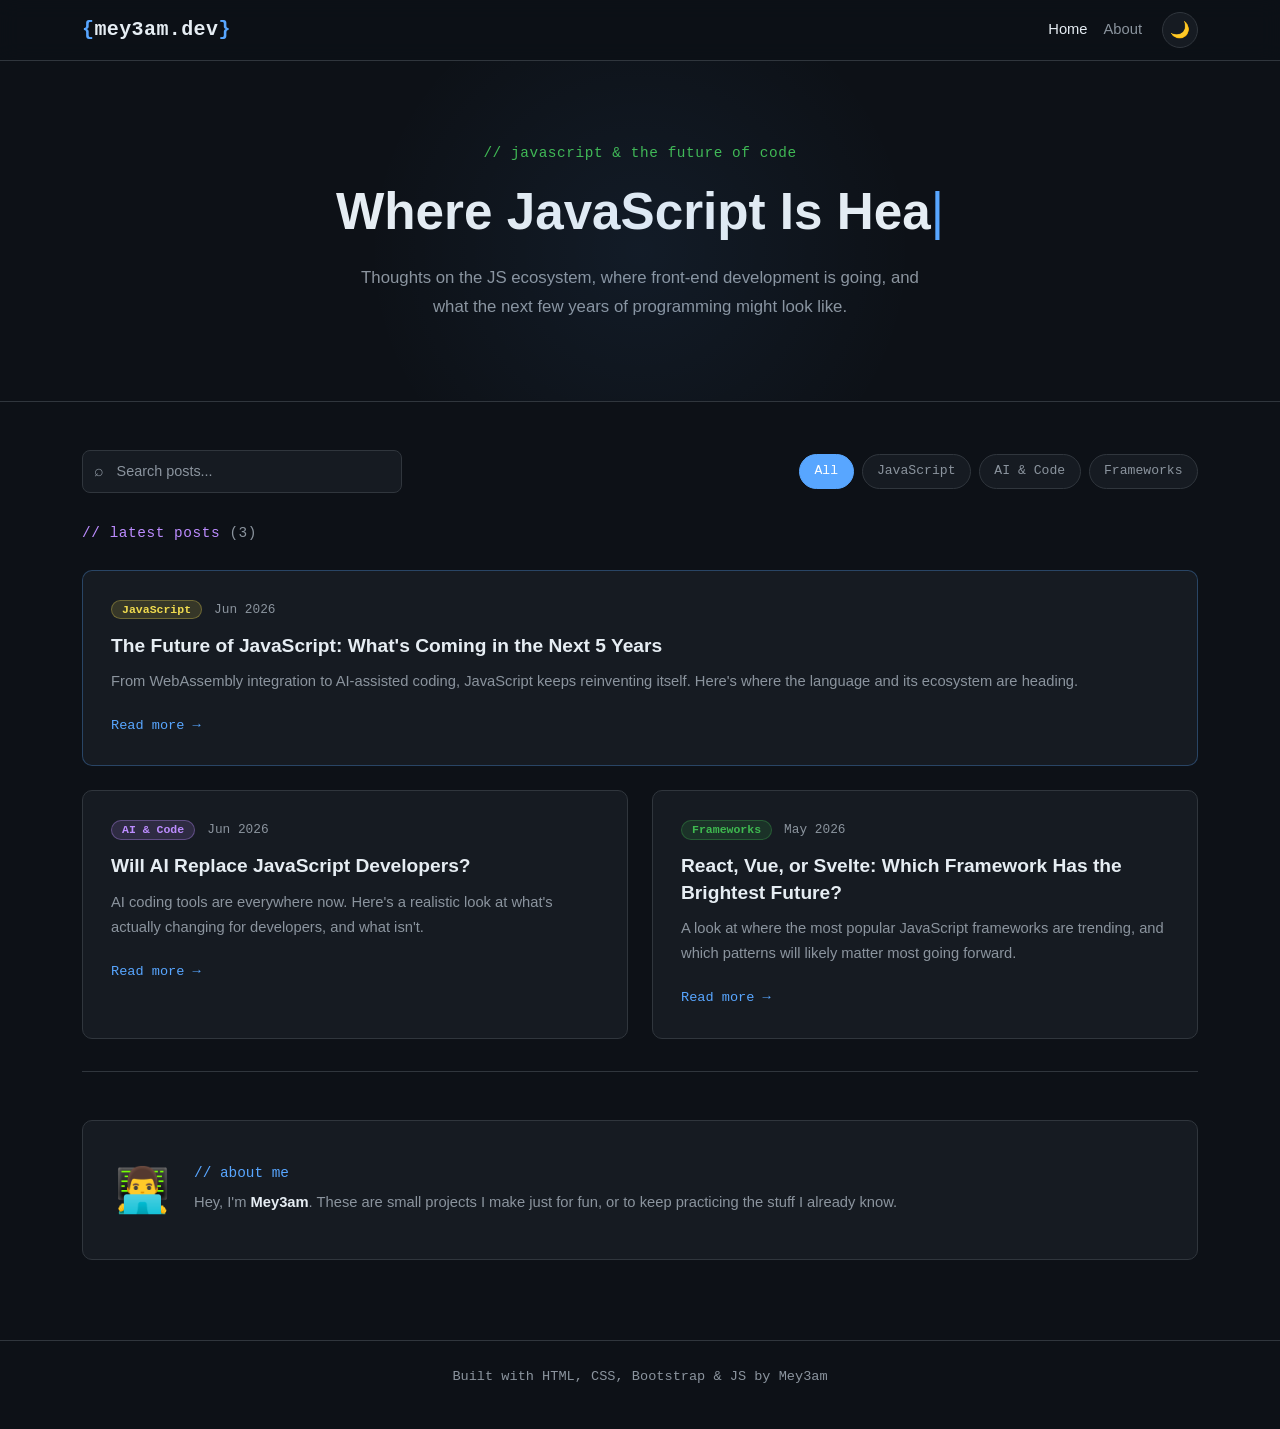
<file: index.html>
<!DOCTYPE html>
<html lang="en">
<head>
  <meta charset="UTF-8" />
  <meta name="viewport" content="width=device-width, initial-scale=1.0" />
  <title>mey3am.dev — JavaScript & the Future of Code</title>
  <link href="https://cdn.jsdelivr.net/npm/bootstrap@5.3.3/dist/css/bootstrap.min.css" rel="stylesheet">
  <link rel="stylesheet" href="css/style.css" />
</head>
<body>

  <nav class="navbar navbar-expand-lg navbar-dark sticky-top">
    <div class="container">
      <a class="navbar-brand" href="index.html"><span class="brand-bracket">{</span>mey3am.dev<span class="brand-bracket">}</span></a>
      <button class="navbar-toggler" type="button" data-bs-toggle="collapse" data-bs-target="#nav">
        <span class="navbar-toggler-icon"></span>
      </button>
      <div class="collapse navbar-collapse" id="nav">
        <ul class="navbar-nav ms-auto align-items-lg-center">
          <li class="nav-item"><a class="nav-link active" href="index.html">Home</a></li>
          <li class="nav-item"><a class="nav-link" href="#about">About</a></li>
          <li class="nav-item">
            <button id="themeToggle" class="theme-toggle-btn" title="Toggle theme" aria-label="Toggle dark/light theme">
              <span id="themeIcon">🌙</span>
            </button>
          </li>
        </ul>
      </div>
    </div>
  </nav>

  <header class="hero">
    <div class="container text-center">
      <p class="hero-tag">// javascript &amp; the future of code</p>
      <h1 class="hero-title"><span id="typewriter"></span><span class="cursor">|</span></h1>
      <p class="hero-sub mx-auto">Thoughts on the JS ecosystem, where front-end development is going, and what the next few years of programming might look like.</p>
    </div>
  </header>

  <main class="container">

    <div class="filter-bar reveal">
      <div class="search-wrap">
        <span class="search-icon">⌕</span>
        <input type="text" id="searchInput" class="search-input" placeholder="Search posts..." autocomplete="off">
      </div>
      <div class="filter-tags" id="filterTags">
        <button class="filter-tag active" data-filter="all">All</button>
        <button class="filter-tag" data-filter="javascript">JavaScript</button>
        <button class="filter-tag" data-filter="ai">AI &amp; Code</button>
        <button class="filter-tag" data-filter="frameworks">Frameworks</button>
      </div>
    </div>

    <h2 class="section-label reveal">// latest posts <span id="postCount" class="post-count"></span></h2>

    <div class="row g-4 posts-grid" id="postsGrid">

      <div class="col-12 post-col" data-category="javascript" data-title="The Future of JavaScript: What's Coming in the Next 5 Years" data-excerpt="From WebAssembly integration to AI-assisted coding, JavaScript keeps reinventing itself.">
        <article class="post-card featured reveal">
          <div class="post-meta">
            <span class="badge tag-js">JavaScript</span>
            <span class="post-date">Jun 2026</span>
          </div>
          <h2 class="post-title"><a href="posts/post1.html">The Future of JavaScript: What's Coming in the Next 5 Years</a></h2>
          <p class="post-excerpt">From WebAssembly integration to AI-assisted coding, JavaScript keeps reinventing itself. Here's where the language and its ecosystem are heading.</p>
          <a href="posts/post1.html" class="read-more">Read more →</a>
        </article>
      </div>

      <div class="col-md-6 post-col" data-category="ai" data-title="Will AI Replace JavaScript Developers?" data-excerpt="AI coding tools are everywhere now. Here's a realistic look at what's actually changing for developers.">
        <article class="post-card reveal">
          <div class="post-meta">
            <span class="badge tag-ai">AI &amp; Code</span>
            <span class="post-date">Jun 2026</span>
          </div>
          <h2 class="post-title"><a href="posts/post2.html">Will AI Replace JavaScript Developers?</a></h2>
          <p class="post-excerpt">AI coding tools are everywhere now. Here's a realistic look at what's actually changing for developers, and what isn't.</p>
          <a href="posts/post2.html" class="read-more">Read more →</a>
        </article>
      </div>

      <div class="col-md-6 post-col" data-category="frameworks" data-title="React, Vue, or Svelte: Which Framework Has the Brightest Future?" data-excerpt="A look at where the most popular JavaScript frameworks are trending.">
        <article class="post-card reveal">
          <div class="post-meta">
            <span class="badge tag-framework">Frameworks</span>
            <span class="post-date">May 2026</span>
          </div>
          <h2 class="post-title"><a href="posts/post3.html">React, Vue, or Svelte: Which Framework Has the Brightest Future?</a></h2>
          <p class="post-excerpt">A look at where the most popular JavaScript frameworks are trending, and which patterns will likely matter most going forward.</p>
          <a href="posts/post3.html" class="read-more">Read more →</a>
        </article>
      </div>

    </div>

    <p id="noResults" class="no-results d-none">No posts match your search. Try a different keyword.</p>

    <section class="about-section reveal" id="about">
      <div class="about-card">
        <div class="about-avatar">👨‍💻</div>
        <div class="about-text">
          <h3>// about me</h3>
          <p>Hey, I'm <strong>Mey3am</strong>. These are small projects I make just for fun, or to keep practicing the stuff I already know.</p>
        </div>
      </div>
    </section>
  </main>

  <button id="scrollTopBtn" class="scroll-top-btn" title="Back to top" aria-label="Scroll to top">↑</button>

  <footer class="site-footer">
    <div class="container text-center">
      <p>Built with HTML, CSS, Bootstrap &amp; JS by Mey3am</p>
    </div>
  </footer>

  <script src="https://cdn.jsdelivr.net/npm/bootstrap@5.3.3/dist/js/bootstrap.bundle.min.js"></script>
  <script src="js/main.js"></script>
</body>
</html>
</file>
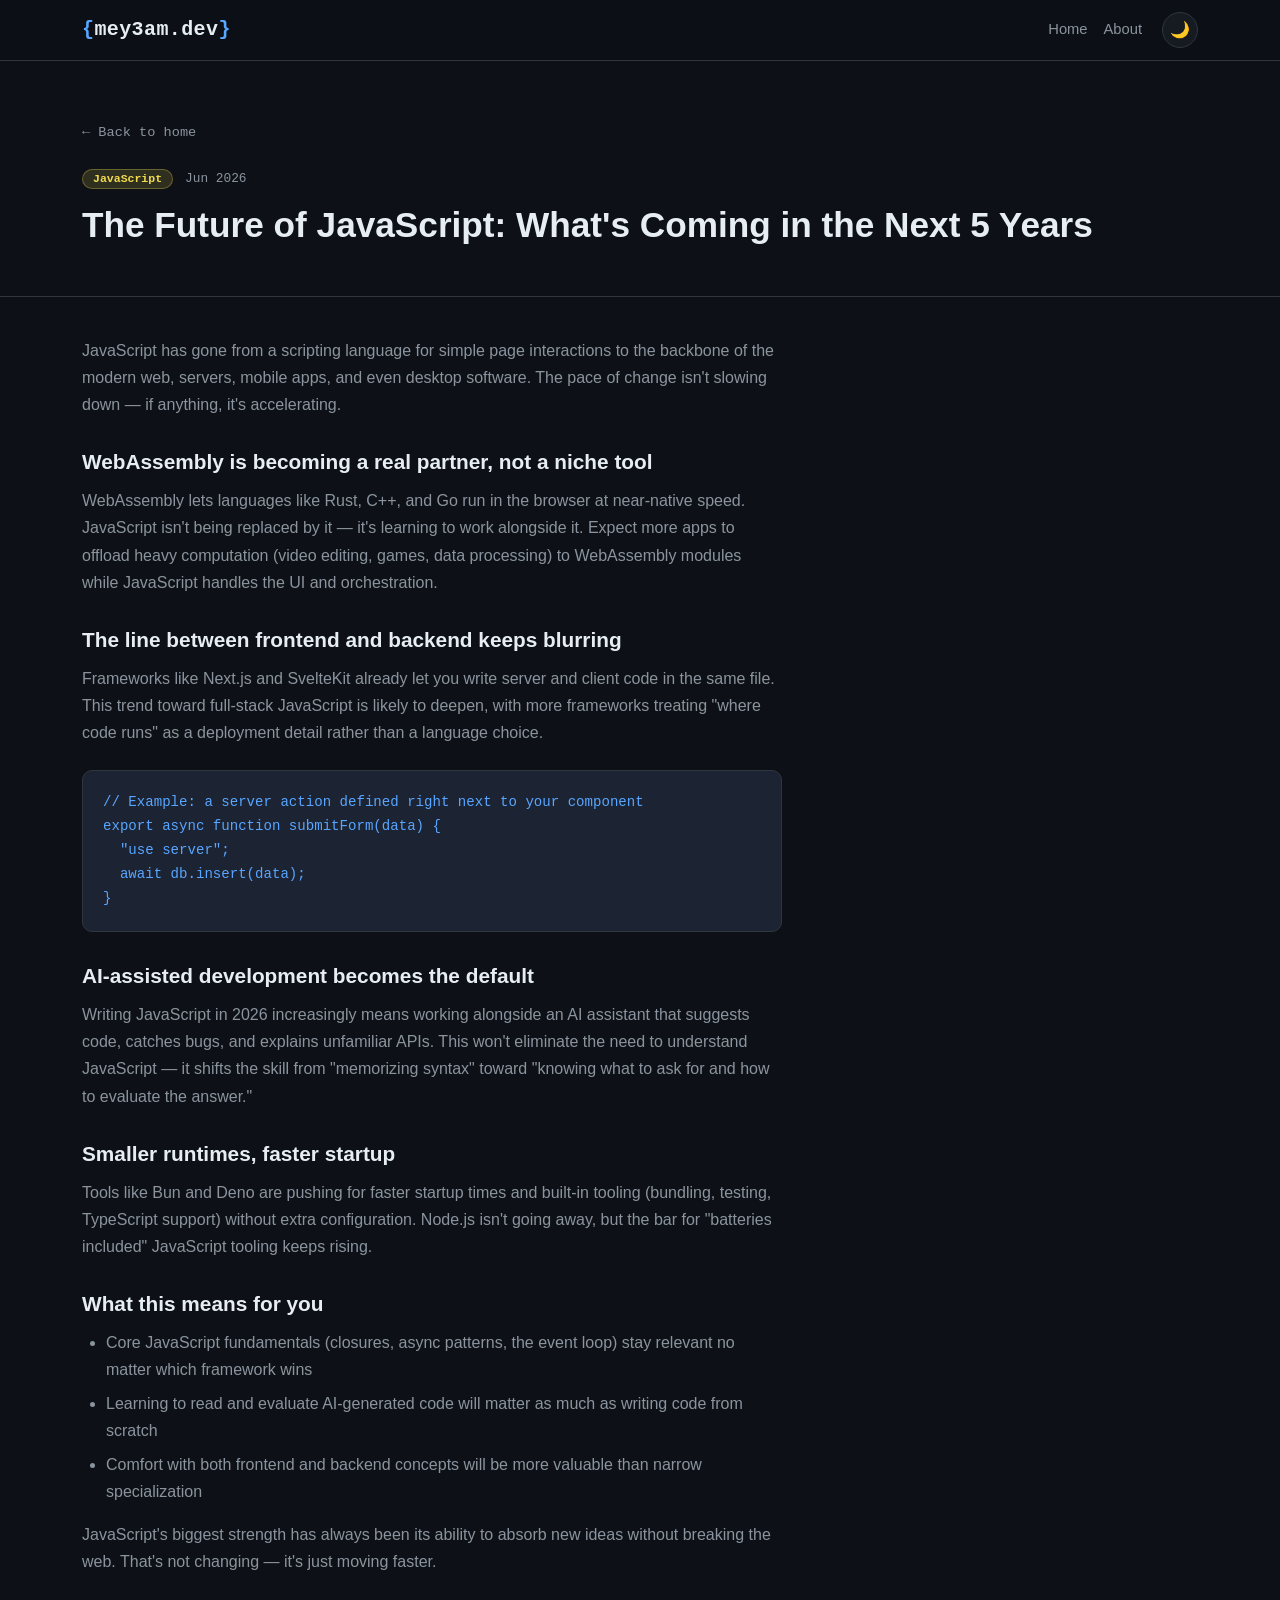
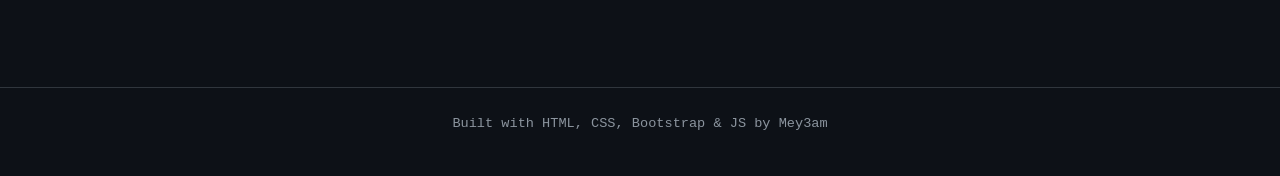
<file: posts/post1.html>
<!DOCTYPE html>
<html lang="en">
<head>
  <meta charset="UTF-8" />
  <meta name="viewport" content="width=device-width, initial-scale=1.0" />
  <title>The Future of JavaScript — mey3am.dev</title>
  <link href="https://cdn.jsdelivr.net/npm/bootstrap@5.3.3/dist/css/bootstrap.min.css" rel="stylesheet">
  <link rel="stylesheet" href="../css/style.css" />
</head>
<body>
  <nav class="navbar navbar-expand-lg navbar-dark sticky-top">
    <div class="container">
      <a class="navbar-brand" href="../index.html"><span class="brand-bracket">{</span>mey3am.dev<span class="brand-bracket">}</span></a>
      <div class="collapse navbar-collapse">
        <ul class="navbar-nav ms-auto align-items-lg-center">
          <li class="nav-item"><a class="nav-link" href="../index.html">Home</a></li>
          <li class="nav-item"><a class="nav-link" href="../index.html#about">About</a></li>
          <li class="nav-item">
            <button id="themeToggle" class="theme-toggle-btn" title="Toggle theme" aria-label="Toggle dark/light theme">
              <span id="themeIcon">🌙</span>
            </button>
          </li>
        </ul>
      </div>
    </div>
  </nav>

  <header class="post-header">
    <div class="container">
      <a href="../index.html" class="back-link">← Back to home</a>
      <div class="post-meta">
        <span class="badge tag-js">JavaScript</span>
        <span class="post-date">Jun 2026</span>
      </div>
      <h1 class="post-page-title">The Future of JavaScript: What's Coming in the Next 5 Years</h1>
    </div>
  </header>

  <div class="container">
    <div class="post-body reveal">
      <p>JavaScript has gone from a scripting language for simple page interactions to the backbone of the modern web, servers, mobile apps, and even desktop software. The pace of change isn't slowing down — if anything, it's accelerating.</p>

      <h2>WebAssembly is becoming a real partner, not a niche tool</h2>
      <p>WebAssembly lets languages like Rust, C++, and Go run in the browser at near-native speed. JavaScript isn't being replaced by it — it's learning to work alongside it. Expect more apps to offload heavy computation (video editing, games, data processing) to WebAssembly modules while JavaScript handles the UI and orchestration.</p>

      <h2>The line between frontend and backend keeps blurring</h2>
      <p>Frameworks like Next.js and SvelteKit already let you write server and client code in the same file. This trend toward full-stack JavaScript is likely to deepen, with more frameworks treating "where code runs" as a deployment detail rather than a language choice.</p>

<pre><code>// Example: a server action defined right next to your component
export async function submitForm(data) {
  "use server";
  await db.insert(data);
}</code></pre>

      <h2>AI-assisted development becomes the default</h2>
      <p>Writing JavaScript in 2026 increasingly means working alongside an AI assistant that suggests code, catches bugs, and explains unfamiliar APIs. This won't eliminate the need to understand JavaScript — it shifts the skill from "memorizing syntax" toward "knowing what to ask for and how to evaluate the answer."</p>

      <h2>Smaller runtimes, faster startup</h2>
      <p>Tools like Bun and Deno are pushing for faster startup times and built-in tooling (bundling, testing, TypeScript support) without extra configuration. Node.js isn't going away, but the bar for "batteries included" JavaScript tooling keeps rising.</p>

      <h2>What this means for you</h2>
      <ul>
        <li>Core JavaScript fundamentals (closures, async patterns, the event loop) stay relevant no matter which framework wins</li>
        <li>Learning to read and evaluate AI-generated code will matter as much as writing code from scratch</li>
        <li>Comfort with both frontend and backend concepts will be more valuable than narrow specialization</li>
      </ul>

      <p>JavaScript's biggest strength has always been its ability to absorb new ideas without breaking the web. That's not changing — it's just moving faster.</p>
    </div>
  </div>

  <footer class="site-footer">
    <div class="container text-center">
      <p>Built with HTML, CSS, Bootstrap &amp; JS by Mey3am</p>
    </div>
  </footer>

  <button id="scrollTopBtn" class="scroll-top-btn" title="Back to top" aria-label="Scroll to top">↑</button>

  <script src="https://cdn.jsdelivr.net/npm/bootstrap@5.3.3/dist/js/bootstrap.bundle.min.js"></script>
  <script src="../js/main.js"></script>
</body>
</html>
</file>
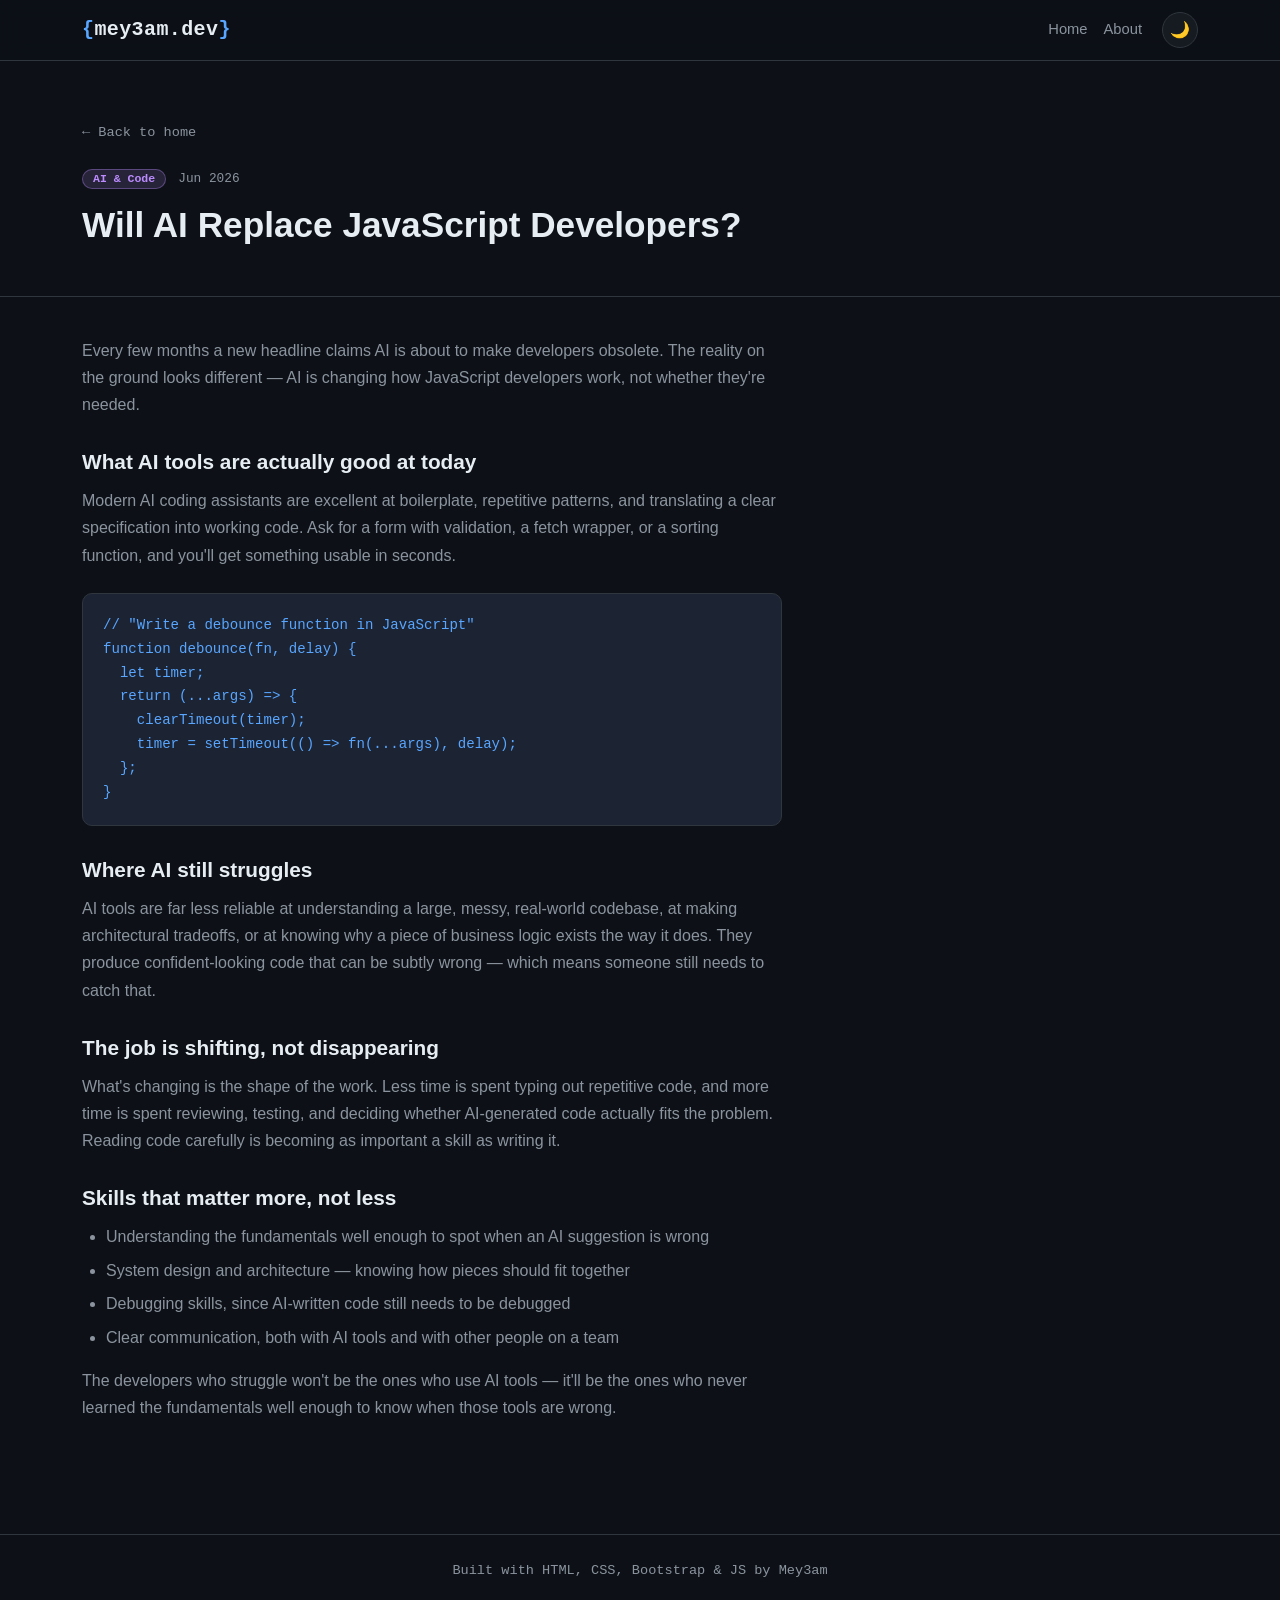
<file: posts/post2.html>
<!DOCTYPE html>
<html lang="en">
<head>
  <meta charset="UTF-8" />
  <meta name="viewport" content="width=device-width, initial-scale=1.0" />
  <title>Will AI Replace JavaScript Developers? — mey3am.dev</title>
  <link href="https://cdn.jsdelivr.net/npm/bootstrap@5.3.3/dist/css/bootstrap.min.css" rel="stylesheet">
  <link rel="stylesheet" href="../css/style.css" />
</head>
<body>
  <nav class="navbar navbar-expand-lg navbar-dark sticky-top">
    <div class="container">
      <a class="navbar-brand" href="../index.html"><span class="brand-bracket">{</span>mey3am.dev<span class="brand-bracket">}</span></a>
      <div class="collapse navbar-collapse">
        <ul class="navbar-nav ms-auto align-items-lg-center">
          <li class="nav-item"><a class="nav-link" href="../index.html">Home</a></li>
          <li class="nav-item"><a class="nav-link" href="../index.html#about">About</a></li>
          <li class="nav-item">
            <button id="themeToggle" class="theme-toggle-btn" title="Toggle theme" aria-label="Toggle dark/light theme">
              <span id="themeIcon">🌙</span>
            </button>
          </li>
        </ul>
      </div>
    </div>
  </nav>

  <header class="post-header">
    <div class="container">
      <a href="../index.html" class="back-link">← Back to home</a>
      <div class="post-meta">
        <span class="badge tag-ai">AI &amp; Code</span>
        <span class="post-date">Jun 2026</span>
      </div>
      <h1 class="post-page-title">Will AI Replace JavaScript Developers?</h1>
    </div>
  </header>

  <div class="container">
    <div class="post-body reveal">
      <p>Every few months a new headline claims AI is about to make developers obsolete. The reality on the ground looks different — AI is changing how JavaScript developers work, not whether they're needed.</p>

      <h2>What AI tools are actually good at today</h2>
      <p>Modern AI coding assistants are excellent at boilerplate, repetitive patterns, and translating a clear specification into working code. Ask for a form with validation, a fetch wrapper, or a sorting function, and you'll get something usable in seconds.</p>

<pre><code>// "Write a debounce function in JavaScript"
function debounce(fn, delay) {
  let timer;
  return (...args) => {
    clearTimeout(timer);
    timer = setTimeout(() => fn(...args), delay);
  };
}</code></pre>

      <h2>Where AI still struggles</h2>
      <p>AI tools are far less reliable at understanding a large, messy, real-world codebase, at making architectural tradeoffs, or at knowing why a piece of business logic exists the way it does. They produce confident-looking code that can be subtly wrong — which means someone still needs to catch that.</p>

      <h2>The job is shifting, not disappearing</h2>
      <p>What's changing is the shape of the work. Less time is spent typing out repetitive code, and more time is spent reviewing, testing, and deciding whether AI-generated code actually fits the problem. Reading code carefully is becoming as important a skill as writing it.</p>

      <h2>Skills that matter more, not less</h2>
      <ul>
        <li>Understanding the fundamentals well enough to spot when an AI suggestion is wrong</li>
        <li>System design and architecture — knowing how pieces should fit together</li>
        <li>Debugging skills, since AI-written code still needs to be debugged</li>
        <li>Clear communication, both with AI tools and with other people on a team</li>
      </ul>

      <p>The developers who struggle won't be the ones who use AI tools — it'll be the ones who never learned the fundamentals well enough to know when those tools are wrong.</p>
    </div>
  </div>

  <footer class="site-footer">
    <div class="container text-center">
      <p>Built with HTML, CSS, Bootstrap &amp; JS by Mey3am</p>
    </div>
  </footer>

  <button id="scrollTopBtn" class="scroll-top-btn" title="Back to top" aria-label="Scroll to top">↑</button>

  <script src="https://cdn.jsdelivr.net/npm/bootstrap@5.3.3/dist/js/bootstrap.bundle.min.js"></script>
  <script src="../js/main.js"></script>
</body>
</html>
</file>
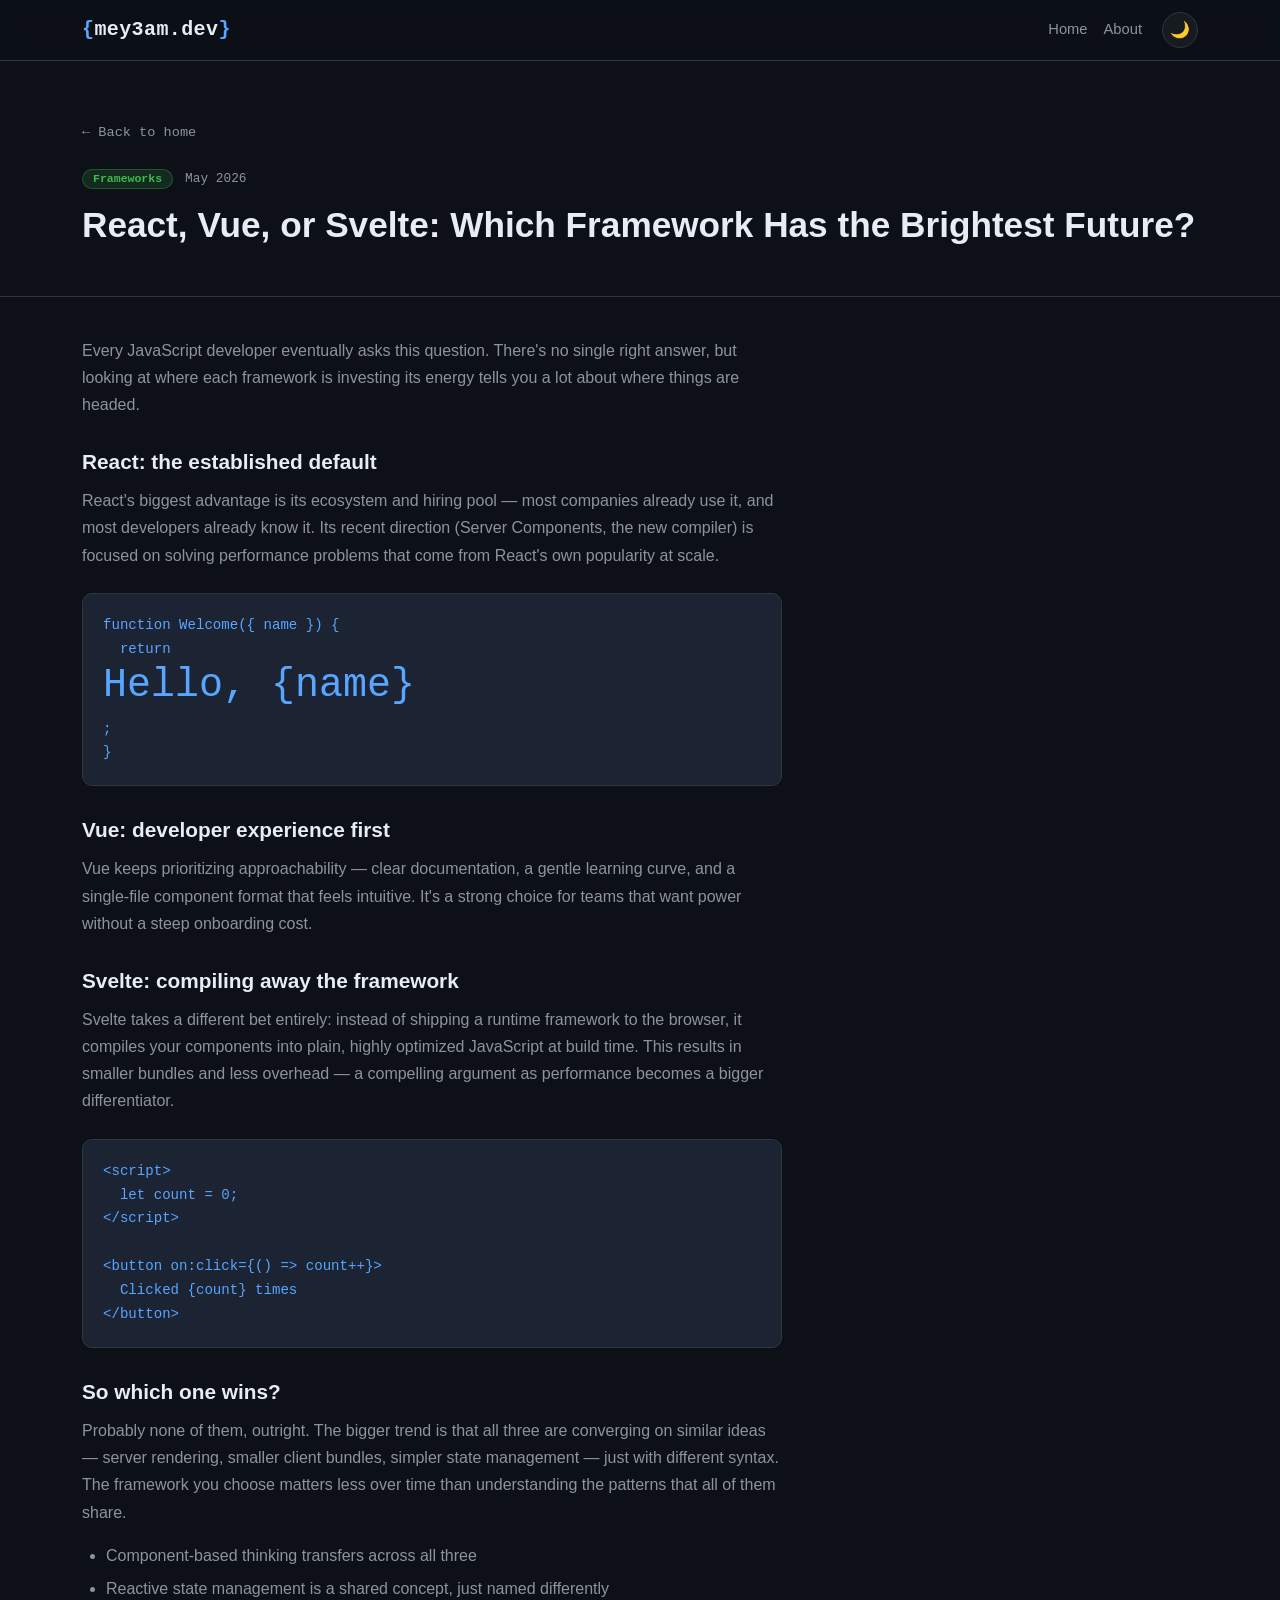
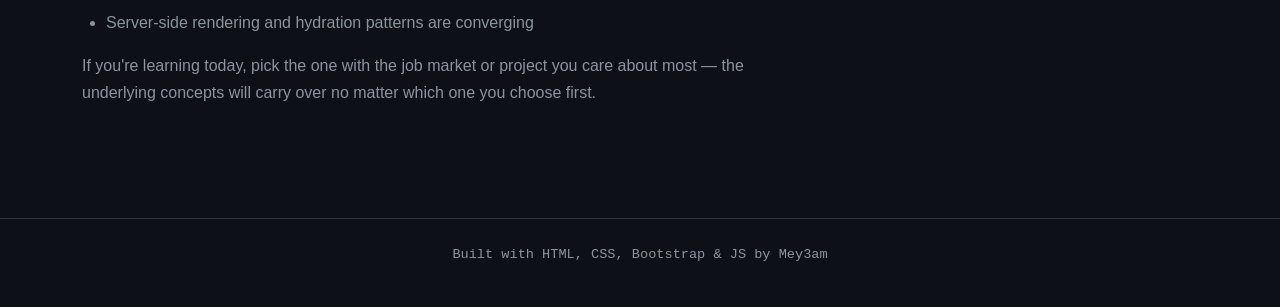
<file: posts/post3.html>
<!DOCTYPE html>
<html lang="en">
<head>
  <meta charset="UTF-8" />
  <meta name="viewport" content="width=device-width, initial-scale=1.0" />
  <title>React, Vue, or Svelte — mey3am.dev</title>
  <link href="https://cdn.jsdelivr.net/npm/bootstrap@5.3.3/dist/css/bootstrap.min.css" rel="stylesheet">
  <link rel="stylesheet" href="../css/style.css" />
</head>
<body>
  <nav class="navbar navbar-expand-lg navbar-dark sticky-top">
    <div class="container">
      <a class="navbar-brand" href="../index.html"><span class="brand-bracket">{</span>mey3am.dev<span class="brand-bracket">}</span></a>
      <div class="collapse navbar-collapse">
        <ul class="navbar-nav ms-auto align-items-lg-center">
          <li class="nav-item"><a class="nav-link" href="../index.html">Home</a></li>
          <li class="nav-item"><a class="nav-link" href="../index.html#about">About</a></li>
          <li class="nav-item">
            <button id="themeToggle" class="theme-toggle-btn" title="Toggle theme" aria-label="Toggle dark/light theme">
              <span id="themeIcon">🌙</span>
            </button>
          </li>
        </ul>
      </div>
    </div>
  </nav>

  <header class="post-header">
    <div class="container">
      <a href="../index.html" class="back-link">← Back to home</a>
      <div class="post-meta">
        <span class="badge tag-framework">Frameworks</span>
        <span class="post-date">May 2026</span>
      </div>
      <h1 class="post-page-title">React, Vue, or Svelte: Which Framework Has the Brightest Future?</h1>
    </div>
  </header>

  <div class="container">
    <div class="post-body reveal">
      <p>Every JavaScript developer eventually asks this question. There's no single right answer, but looking at where each framework is investing its energy tells you a lot about where things are headed.</p>

      <h2>React: the established default</h2>
      <p>React's biggest advantage is its ecosystem and hiring pool — most companies already use it, and most developers already know it. Its recent direction (Server Components, the new compiler) is focused on solving performance problems that come from React's own popularity at scale.</p>

<pre><code>function Welcome({ name }) {
  return <h1>Hello, {name}</h1>;
}</code></pre>

      <h2>Vue: developer experience first</h2>
      <p>Vue keeps prioritizing approachability — clear documentation, a gentle learning curve, and a single-file component format that feels intuitive. It's a strong choice for teams that want power without a steep onboarding cost.</p>

      <h2>Svelte: compiling away the framework</h2>
      <p>Svelte takes a different bet entirely: instead of shipping a runtime framework to the browser, it compiles your components into plain, highly optimized JavaScript at build time. This results in smaller bundles and less overhead — a compelling argument as performance becomes a bigger differentiator.</p>

<pre><code>&lt;script&gt;
  let count = 0;
&lt;/script&gt;

&lt;button on:click={() => count++}&gt;
  Clicked {count} times
&lt;/button&gt;</code></pre>

      <h2>So which one wins?</h2>
      <p>Probably none of them, outright. The bigger trend is that all three are converging on similar ideas — server rendering, smaller client bundles, simpler state management — just with different syntax. The framework you choose matters less over time than understanding the patterns that all of them share.</p>

      <ul>
        <li>Component-based thinking transfers across all three</li>
        <li>Reactive state management is a shared concept, just named differently</li>
        <li>Server-side rendering and hydration patterns are converging</li>
      </ul>

      <p>If you're learning today, pick the one with the job market or project you care about most — the underlying concepts will carry over no matter which one you choose first.</p>
    </div>
  </div>

  <footer class="site-footer">
    <div class="container text-center">
      <p>Built with HTML, CSS, Bootstrap &amp; JS by Mey3am</p>
    </div>
  </footer>

  <button id="scrollTopBtn" class="scroll-top-btn" title="Back to top" aria-label="Scroll to top">↑</button>

  <script src="https://cdn.jsdelivr.net/npm/bootstrap@5.3.3/dist/js/bootstrap.bundle.min.js"></script>
  <script src="../js/main.js"></script>
</body>
</html>
</file>
<file: css/style.css>
:root {
  --bg:     #0d1117;
  --bg2:    #161b22;
  --bg3:    #1c2333;
  --border: #30363d;
  --text:   #e6edf3;
  --text2:  #8b949e;
  --accent: #58a6ff;
  --accent2:#1f6feb;
  --green:  #3fb950;
  --purple: #bc8cff;
}

:root[data-theme="light"] {
  --bg:     #f6f8fa;
  --bg2:    #ffffff;
  --bg3:    #eef1f4;
  --border: #d0d7de;
  --text:   #1f2328;
  --text2:  #57606a;
  --accent: #0969da;
  --accent2:#0550ae;
  --green:  #1a7f37;
  --purple: #8250df;
}

* { box-sizing: border-box; }

body {
  background: var(--bg);
  color: var(--text);
  font-family: -apple-system, "Segoe UI", Roboto, Helvetica, Arial, sans-serif;
  line-height: 1.7;
  transition: background 0.25s ease, color 0.25s ease;
}

a { color: var(--accent); text-decoration: none; }
a:hover { color: var(--accent); text-decoration: underline; }

/* Navbar */
.navbar {
  background: rgba(13,17,23,0.92);
  backdrop-filter: blur(10px);
  border-bottom: 1px solid var(--border);
  transition: background 0.25s ease, border-color 0.25s ease;
}
:root[data-theme="light"] .navbar { background: rgba(246,248,250,0.92); }

.navbar-brand {
  font-family: 'Courier New', monospace;
  font-weight: 600;
  color: var(--text) !important;
  letter-spacing: 0.02em;
}
.brand-bracket { color: var(--accent); }
.nav-link { color: var(--text2) !important; font-size: 0.92rem; }
.nav-link:hover, .nav-link.active { color: var(--text) !important; }

.theme-toggle-btn {
  background: var(--bg2);
  border: 1px solid var(--border);
  border-radius: 50%;
  width: 36px;
  height: 36px;
  display: flex;
  align-items: center;
  justify-content: center;
  font-size: 1rem;
  cursor: pointer;
  margin-left: 0.75rem;
  transition: transform 0.2s ease, border-color 0.2s ease;
}
.theme-toggle-btn:hover { transform: scale(1.08); border-color: var(--accent); }

/* Hero */
.hero {
  padding: 5rem 0 4rem;
  border-bottom: 1px solid var(--border);
  position: relative;
  overflow: hidden;
}
.hero::before {
  content: '';
  position: absolute;
  top: -60px; left: 50%;
  width: 600px; height: 500px;
  background: radial-gradient(circle, rgba(88,166,255,0.07) 0%, transparent 70%);
  transform: translateX(-50%);
  pointer-events: none;
}
.hero-tag {
  font-family: 'Courier New', monospace;
  font-size: 0.9rem;
  color: var(--green);
  margin-bottom: 1rem;
  letter-spacing: 0.04em;
}
.hero-title {
  font-size: clamp(1.7rem, 5vw, 3.2rem);
  font-weight: 700;
  line-height: 1.2;
  margin-bottom: 1rem;
  min-height: 1.3em;
}
.cursor {
  color: var(--accent);
  animation: blink 1s step-end infinite;
  font-weight: 400;
}
@keyframes blink { 50% { opacity: 0; } }

.accent { color: var(--accent); }
.hero-sub {
  font-size: 1.05rem;
  color: var(--text2);
  max-width: 560px;
}

/* Main */
main.container { padding-top: 3rem; padding-bottom: 1rem; }

/* Filter bar */
.filter-bar {
  display: flex;
  flex-wrap: wrap;
  gap: 1rem;
  align-items: center;
  justify-content: space-between;
  margin-bottom: 2rem;
}
.search-wrap { position: relative; flex: 1; min-width: 220px; max-width: 320px; }
.search-icon {
  position: absolute;
  left: 12px;
  top: 50%;
  transform: translateY(-50%);
  color: var(--text2);
  font-size: 1rem;
  pointer-events: none;
}
.search-input {
  width: 100%;
  background: var(--bg2);
  border: 1px solid var(--border);
  border-radius: 8px;
  padding: 0.5rem 0.75rem 0.5rem 2.1rem;
  color: var(--text);
  font-size: 0.9rem;
  transition: border-color 0.2s ease;
}
.search-input:focus { outline: none; border-color: var(--accent); }
.search-input::placeholder { color: var(--text2); }

.filter-tags { display: flex; gap: 0.5rem; flex-wrap: wrap; }
.filter-tag {
  background: var(--bg2);
  border: 1px solid var(--border);
  color: var(--text2);
  border-radius: 20px;
  padding: 0.35rem 0.9rem;
  font-size: 0.82rem;
  font-family: 'Courier New', monospace;
  cursor: pointer;
  transition: all 0.2s ease;
}
.filter-tag:hover { border-color: var(--accent); color: var(--text); }
.filter-tag.active { background: var(--accent); color: #fff; border-color: var(--accent); }

.section-label {
  font-family: 'Courier New', monospace;
  font-size: 0.9rem;
  color: var(--purple);
  margin-bottom: 1.75rem;
  letter-spacing: 0.04em;
  font-weight: 400;
}
.post-count { color: var(--text2); }

.no-results {
  text-align: center;
  color: var(--text2);
  font-family: 'Courier New', monospace;
  padding: 3rem 0;
}

/* Post cards */
.post-card {
  background: var(--bg2);
  border: 1px solid var(--border);
  border-radius: 10px;
  padding: 1.75rem;
  height: 100%;
  transition: border-color 0.2s, transform 0.2s;
  display: block;
}
.post-card:hover { border-color: var(--accent2); transform: translateY(-2px); }
.post-card.featured { border-color: rgba(88,166,255,0.3); }

.post-meta { display: flex; align-items: center; gap: 0.75rem; margin-bottom: 0.75rem; }
.badge {
  font-family: 'Courier New', monospace;
  font-size: 0.72rem;
  padding: 3px 10px;
  border-radius: 20px;
  font-weight: 600;
}
.tag-js        { background: rgba(240,219,79,0.15);  color: #b8a200; border: 1px solid rgba(240,219,79,0.3); }
.tag-ai        { background: rgba(188,140,255,0.15); color: #8250df; border: 1px solid rgba(188,140,255,0.35); }
.tag-framework { background: rgba(63,185,80,0.15);   color: #1a7f37; border: 1px solid rgba(63,185,80,0.3); }
:root[data-theme="dark"] .tag-js        { color: #f0db4f; }
:root[data-theme="dark"] .tag-ai        { color: #bc8cff; }
:root[data-theme="dark"] .tag-framework { color: #3fb950; }

.post-date { font-size: 0.8rem; color: var(--text2); font-family: 'Courier New', monospace; }

.post-title { font-size: 1.2rem; font-weight: 600; margin-bottom: 0.6rem; line-height: 1.4; }
.post-title a { color: var(--text); }
.post-title a:hover { color: var(--accent); text-decoration: none; }

.post-excerpt { color: var(--text2); font-size: 0.92rem; margin-bottom: 1rem; }
.read-more { font-family: 'Courier New', monospace; font-size: 0.85rem; }
.read-more:hover { text-decoration: none; opacity: 0.75; }

/* About */
.about-section { padding: 3rem 0 2rem; border-top: 1px solid var(--border); margin-top: 2rem; }
.about-card {
  background: var(--bg2);
  border: 1px solid var(--border);
  border-radius: 10px;
  padding: 2rem;
  display: flex;
  align-items: center;
  gap: 1.5rem;
}
.about-avatar { font-size: 2.75rem; flex-shrink: 0; }
.about-text h3 { font-family: 'Courier New', monospace; font-size: 0.9rem; color: var(--accent); margin-bottom: 0.5rem; font-weight: 400; }
.about-text p { color: var(--text2); font-size: 0.92rem; margin: 0; }
.about-text strong { color: var(--text); }

/* Footer */
.site-footer {
  border-top: 1px solid var(--border);
  padding: 1.5rem 0;
  color: var(--text2);
  font-size: 0.85rem;
  font-family: 'Courier New', monospace;
  margin-top: 2rem;
}

/* Scroll-to-top button */
.scroll-top-btn {
  position: fixed;
  bottom: 24px;
  right: 24px;
  width: 44px;
  height: 44px;
  border-radius: 50%;
  background: var(--accent);
  color: #fff;
  border: none;
  font-size: 1.1rem;
  cursor: pointer;
  opacity: 0;
  visibility: hidden;
  transform: translateY(10px);
  transition: opacity 0.25s ease, transform 0.25s ease, visibility 0.25s ease;
  z-index: 999;
  box-shadow: 0 4px 12px rgba(0,0,0,0.25);
}
.scroll-top-btn.show { opacity: 1; visibility: visible; transform: translateY(0); }
.scroll-top-btn:hover { transform: translateY(-3px); }

/* Scroll reveal */
.reveal {
  opacity: 0;
  transform: translateY(18px);
  transition: opacity 0.5s ease, transform 0.5s ease;
}
.reveal-visible { opacity: 1; transform: translateY(0); }

/* Post page */
.post-header { padding: 3.5rem 0 2rem; border-bottom: 1px solid var(--border); }
.back-link { display: inline-flex; align-items: center; gap: 6px; color: var(--text2); font-family: 'Courier New', monospace; font-size: 0.85rem; margin-bottom: 1.5rem; }
.back-link:hover { color: var(--text); text-decoration: none; }
.post-page-title { font-size: clamp(1.5rem, 3vw, 2.2rem); font-weight: 700; line-height: 1.3; margin-bottom: 1rem; }

.post-body { padding: 2.5rem 0 4rem; max-width: 700px; }
.post-body h2 { font-size: 1.3rem; font-weight: 600; margin: 2rem 0 0.75rem; }
.post-body p { color: var(--text2); margin-bottom: 1rem; }
.post-body pre {
  background: var(--bg3);
  border: 1px solid var(--border);
  border-radius: 10px;
  padding: 1.25rem;
  overflow-x: auto;
  margin: 1.5rem 0;
}
.post-body code { font-family: 'Courier New', monospace; font-size: 0.88rem; color: var(--accent); }
.post-body p code { background: var(--bg3); padding: 1px 6px; border-radius: 4px; border: 1px solid var(--border); font-size: 0.85rem; }
.post-body ul { color: var(--text2); padding-left: 1.5rem; margin-bottom: 1rem; }
.post-body li { margin-bottom: 0.4rem; }

@media (max-width: 600px) {
  .hero { padding: 3rem 0 2.5rem; }
  .about-card { flex-direction: column; text-align: center; }
  .filter-bar { flex-direction: column; align-items: stretch; }
  .search-wrap { max-width: none; }
}
</file>
